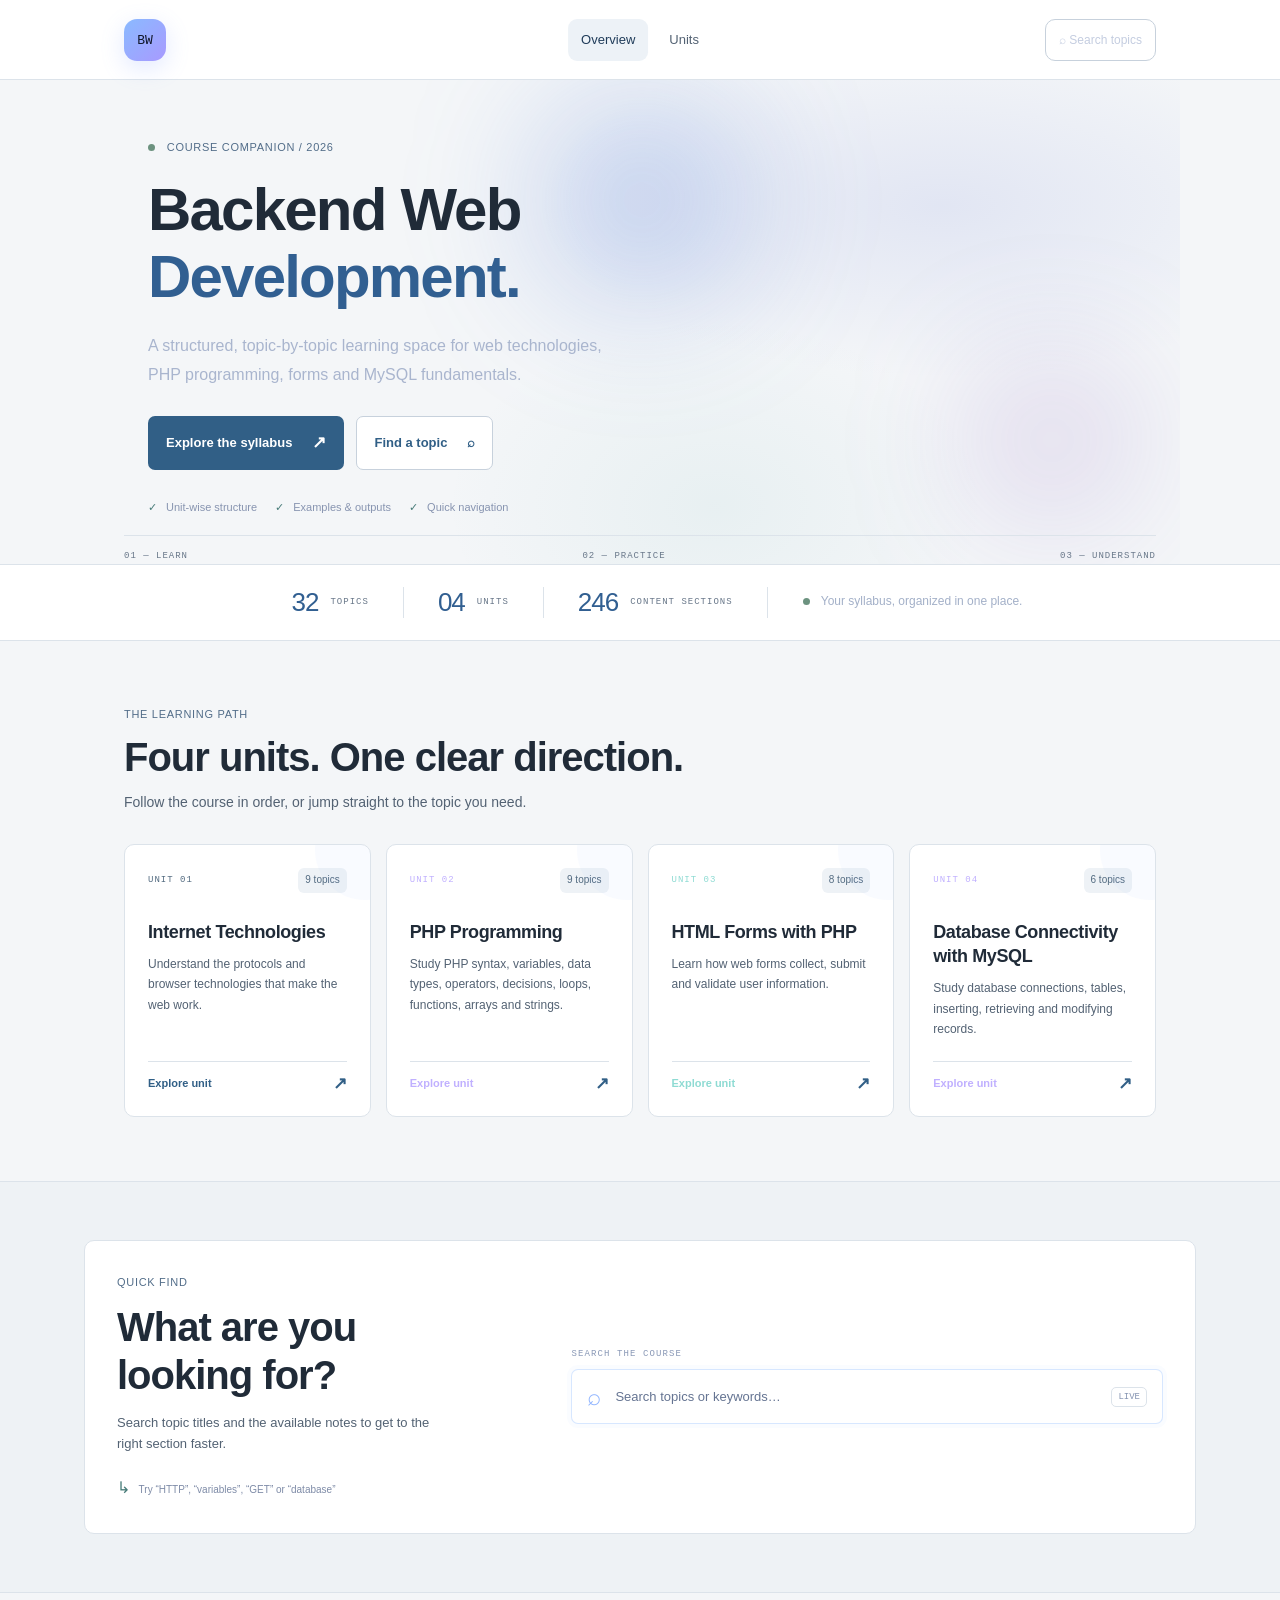
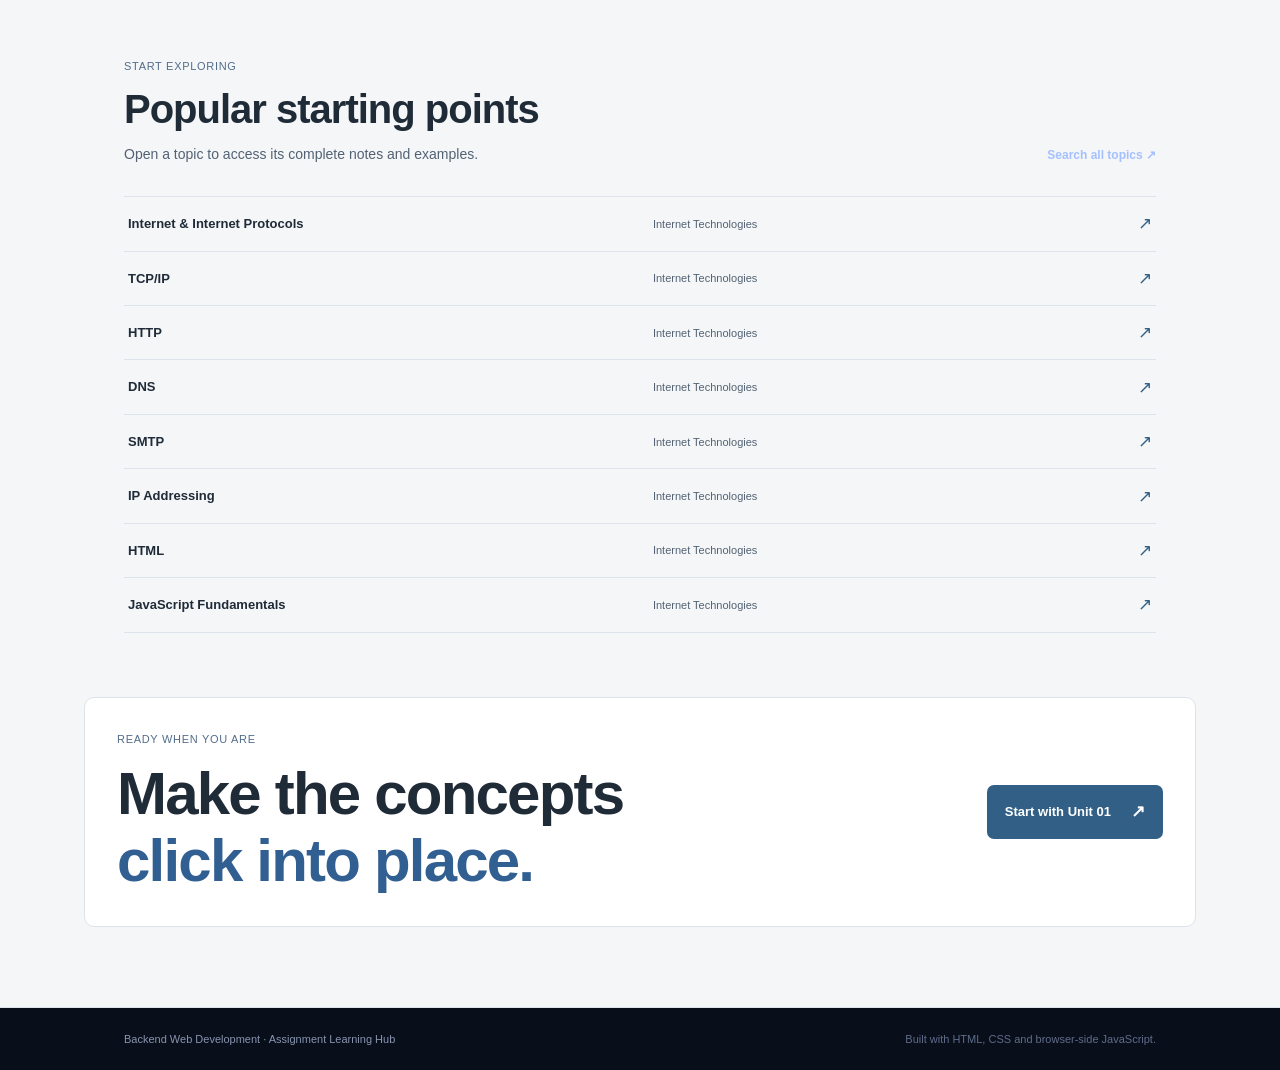
<file: index.html>
<!doctype html>
<html lang="en">
  <head>
    <meta charset="utf-8" />
    <meta name="viewport" content="width=device-width, initial-scale=1" />
    <meta
      name="description"
      content="Syllabus-focused notes for Backend Web Development."
    />
    <meta name="theme-color" content="#0b1020" />
    <title>Backend Web Development | Assignment Hub</title>
    <link rel="stylesheet" href="css/style.css" />
    <script defer src="js/content.js"></script>
    <script defer src="js/data.js"></script>
    <script defer src="js/components.js"></script>
    <script defer src="js/main.js"></script>
  </head>
  <body>
    <main>
      <section class="home-hero">
        <div class="hero-glow glow-one"></div>
        <div class="hero-glow glow-two"></div>
        <div class="hero-content">
          <span class="eyebrow"
            ><span class="live-dot"></span> COURSE COMPANION / 2026</span
          >
          <h1>Backend Web<br /><span>Development.</span></h1>
          <p class="hero-lede">
            A structured, topic-by-topic learning space for web technologies,
            PHP programming, forms and MySQL fundamentals.
          </p>
          <div class="hero-actions">
            <a class="primary-button" href="#units"
              >Explore the syllabus <span>↗</span></a
            ><button class="secondary-button" type="button" data-scroll-search>
              Find a topic <span>⌕</span>
            </button>
          </div>
          <div class="hero-proof">
            <span><i>✓</i> Unit-wise structure</span
            ><span><i>✓</i> Examples & outputs</span
            ><span><i>✓</i> Quick navigation</span>
          </div>
        </div>
        <div class="hero-visual" aria-hidden="true">
          <div class="orbit orbit-a"></div>
          <div class="orbit orbit-b"></div>
          <div class="orbit-core">
            <span class="core-bracket">&lt;/&gt;</span
            ><span class="core-caption">LEARN BY BUILDING</span>
          </div>
          <div class="float-card float-card-top">
            <span class="float-icon">{ }</span
            ><span
              ><b>Web fundamentals</b><small>Start with the basics</small></span
            ><span class="float-check">✓</span>
          </div>
          <div class="float-card float-card-bottom">
            <span class="float-icon purple">▤</span
            ><span
              ><b>Structured notes</b><small>Syllabus notes · 4 units</small></span
            ><span class="float-check">↗</span>
          </div>
          <div class="hero-grid-lines"></div>
        </div>
        <div class="hero-bottom-line">
          <span>01 — LEARN</span><span>02 — PRACTICE</span
          ><span>03 — UNDERSTAND</span>
        </div>
      </section>
      <section class="stats-strip">
        <div class="stat-item">
          <span class="stat-value" id="topic-total">30</span
          ><span class="stat-label">TOPICS</span>
        </div>
        <div class="stat-item">
          <span class="stat-value">04</span
          ><span class="stat-label">UNITS</span>
        </div>
        <div class="stat-item">
          <span class="stat-value" id="section-total">—</span
          ><span class="stat-label">CONTENT SECTIONS</span>
        </div>
        <div class="stat-message">
          <span class="status-pulse"></span> Your syllabus, organized in one
          place.
        </div>
      </section>
      <section class="content-wrap" id="units">
        <div class="section-heading">
          <div class="eyebrow">THE LEARNING PATH</div>
          <h2>Four units. One clear direction.</h2>
          <p>
            Follow the course in order, or jump straight to the topic you need.
          </p>
        </div>
        <div class="unit-grid" id="unit-grid"></div>
      </section>
      <section class="search-section" id="search-area">
        <div class="search-panel">
          <div class="search-copy">
            <span class="eyebrow">QUICK FIND</span>
            <h2>What are you<br />looking for?</h2>
            <p>
              Search topic titles and the available notes to get to the right
              section faster.
            </p>
            <div class="search-hint">
              <span>↳</span> Try “HTTP”, “variables”, “GET” or “database”
            </div>
          </div>
          <div class="search-control">
            <label for="topic-search">SEARCH THE COURSE</label>
            <div class="search-input-wrap">
              <span class="search-icon">⌕</span
              ><input
                id="topic-search"
                type="search"
                placeholder="Search topics or keywords…"
                autocomplete="off"
              /><kbd>LIVE</kbd>
            </div>
            <div
              id="search-results"
              class="search-results"
              aria-live="polite"
            ></div>
          </div>
        </div>
      </section>
      <section class="content-wrap featured-section">
        <div class="section-heading heading-inline">
          <div>
            <div class="eyebrow">START EXPLORING</div>
            <h2>Popular starting points</h2>
            <p>Open a topic to access its complete notes and examples.</p>
          </div>
          <a class="text-link" href="#topic-search" data-scroll-search
            >Search all topics ↗</a
          >
        </div>
        <div class="all-topics" id="all-topics"></div>
      </section>
      <section class="closing-banner">
        <div>
          <span class="eyebrow">READY WHEN YOU ARE</span>
          <h2>Make the concepts<br /><span>click into place.</span></h2>
        </div>
        <a class="primary-button" href="unit.html?unit=01"
          >Start with Unit 01 <span>↗</span></a
        >
      </section>
    </main>
  </body>
</html>
</file>
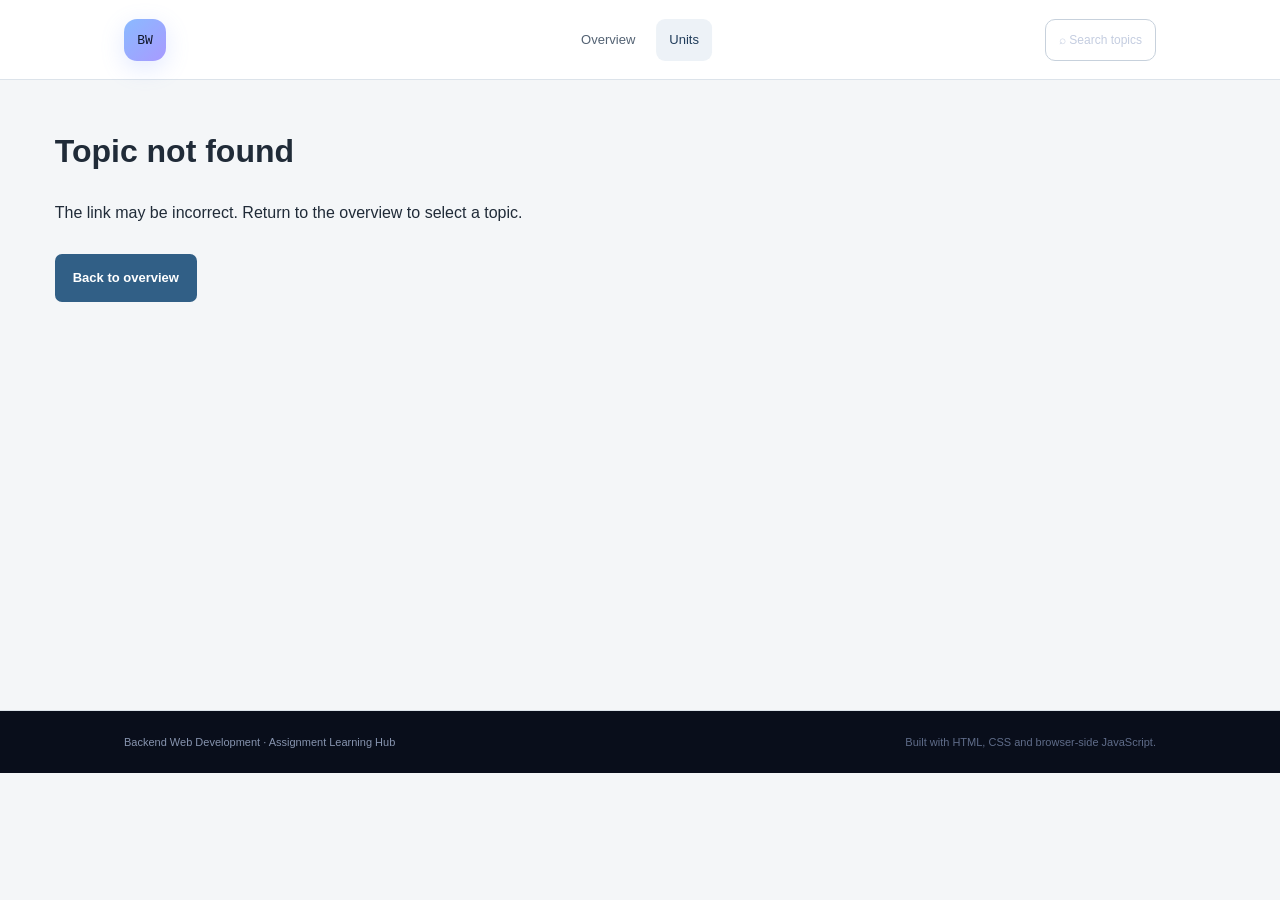
<file: topic.html>
<!doctype html>
<html lang="en">
  <head>
    <meta charset="utf-8" />
    <meta name="viewport" content="width=device-width, initial-scale=1" />
    <meta
      name="description"
      content="Detailed Backend Web Development topic notes, syntax and examples."
    />
    <meta name="theme-color" content="#0b1020" />
    <title>Topic Notes | Backend Web Development</title>
    <link rel="stylesheet" href="css/style.css?v=20261112innergutter5" />
    <script defer src="js/content.js?v=20261112layout3"></script>
    <script defer src="js/data.js?v=20261112layout3"></script>
    <script defer src="js/components.js?v=20261112layout3"></script>
    <script defer src="js/topic.js?v=20261112layout3"></script>
  </head>
  <body>
    <main class="page-main topic-main" id="topic-main"></main>
  </body>
</html>
</file>
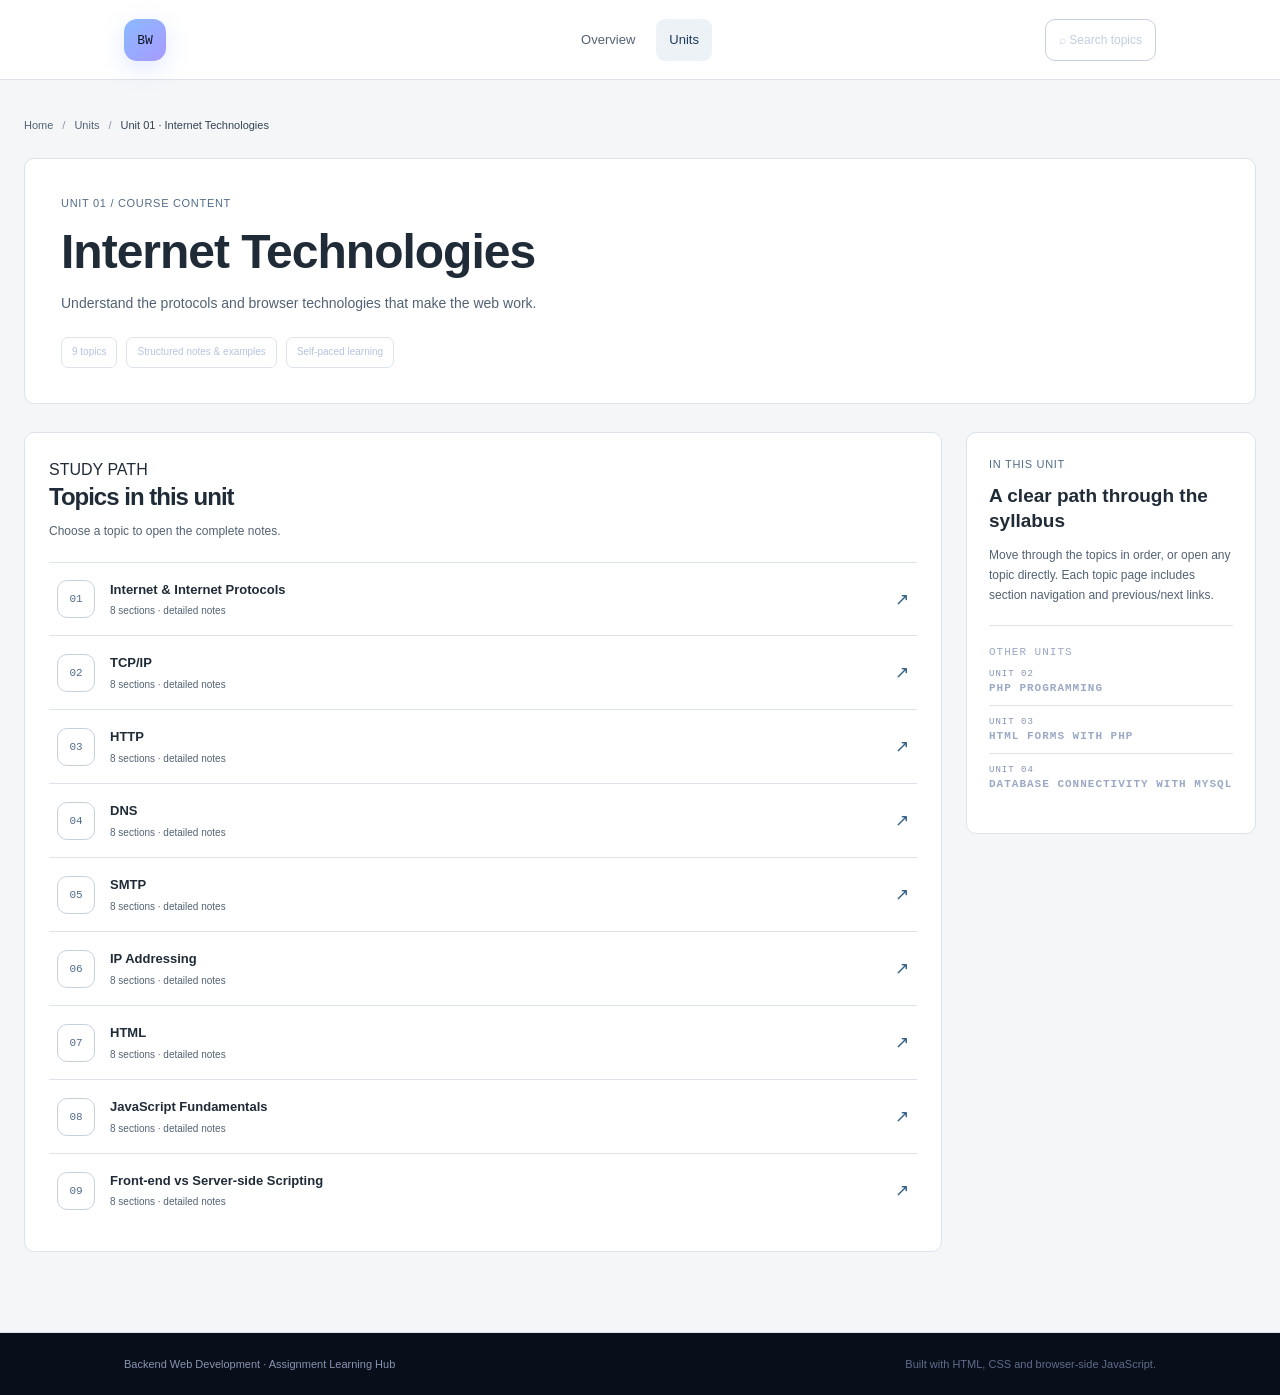
<file: unit.html>
<!doctype html>
<html lang="en">
  <head>
    <meta charset="utf-8" />
    <meta name="viewport" content="width=device-width, initial-scale=1" />
    <meta
      name="description"
      content="Browse unit-wise Backend Web Development topics."
    />
    <meta name="theme-color" content="#0b1020" />
    <title>Course Unit | Backend Web Development</title>
    <link rel="stylesheet" href="css/style.css" />
    <script defer src="js/content.js"></script>
    <script defer src="js/data.js"></script>
    <script defer src="js/components.js"></script>
    <script defer src="js/unit.js"></script>
  </head>
  <body>
    <main class="page-main" id="unit-main"></main>
  </body>
</html>
</file>
<file: css/style.css>
:root {
  --bg: #0b1020;
  --panel: #11182b;
  --panel2: #151e34;
  --panel3: #0e1527;
  --line: rgba(167, 184, 220, 0.14);
  --line2: rgba(167, 184, 220, 0.24);
  --text: #f1f4fc;
  --muted: #9aa7c2;
  --subtle: #667493;
  --blue: #77a9ff;
  --purple: #b09aff;
  --cyan: #7ce5dc;
  --radius: 20px;
  --max: 1160px;
  --mono: "DM Mono", monospace;
  --sans: "DM Sans", sans-serif;
  --display: "Manrope", sans-serif;
}
* {
  box-sizing: border-box;
}
html {
  scroll-behavior: smooth;
  scroll-padding-top: 96px;
}
body {
  margin: 0;
  background: var(--bg);
  color: var(--text);
  font-family: var(--sans);
  font-size: 15px;
  line-height: 1.7;
  -webkit-font-smoothing: antialiased;
}
a {
  color: inherit;
  text-decoration: none;
}
button,
input,
select {
  font: inherit;
}
button,
a,
input,
select {
  -webkit-tap-highlight-color: transparent;
}
a:focus-visible,
button:focus-visible,
input:focus-visible,
select:focus-visible {
  outline: 2px solid var(--cyan);
  outline-offset: 4px;
}
::selection {
  background: #3b4e8b;
  color: white;
}
.site-header {
  height: 76px;
  position: sticky;
  top: 0;
  z-index: 20;
  background: rgba(11, 16, 32, 0.88);
  backdrop-filter: blur(18px);
  border-bottom: 1px solid var(--line);
}
.header-inner {
  height: 100%;
  max-width: var(--max);
  padding: 0 24px;
  margin: auto;
  display: flex;
  align-items: center;
  justify-content: space-between;
  gap: 28px;
}
.brand {
  display: flex;
  align-items: center;
  gap: 11px;
  min-width: 220px;
}
.brand > span:first-child {
  display: grid;
  place-items: center;
  width: 38px;
  height: 38px;
  border-radius: 12px;
  background: linear-gradient(135deg, #6ca7ff, #9b83ff);
  color: #0a1020;
  font-family: var(--mono);
  font-weight: 500;
  font-size: 13px;
  box-shadow: 0 7px 24px #6d91ff28;
}
.brand-name {
  display: flex;
  flex-direction: column;
  line-height: 1.2;
  letter-spacing: -0.2px;
}
.brand-name strong {
  font-family: var(--display);
  font-size: 14px;
}
.brand-name span {
  font-size: 11px;
  color: var(--muted);
  margin-top: 3px;
}
.main-nav {
  display: flex;
  gap: 8px;
  align-items: center;
  justify-self: center;
  position: absolute;
  left: 50%;
  transform: translateX(-50%);
}

.main-nav a {
  color: var(--muted);
  font-size: 13px;
  padding: 8px 13px;
  border-radius: 9px;
  transition: 0.2s;
}

.main-nav a:hover,
.main-nav a.active {
  color: var(--text);
  background: #ffffff0b;
}

.header-search {
  border: 1px solid var(--line2);
  padding: 8px 13px;
  border-radius: 10px;
  color: #c4cde0;
  font-size: 12px;
  white-space: nowrap;
}
.header-search:hover {
  border-color: #759bff88;
}
.home-hero {
  max-width: var(--max);
  min-height: 540px;
  margin: auto;
  padding: 72px 24px 50px;
  padding-left: 48px;
  padding-right: 48px;
  position: relative;
  display: grid;
  grid-template-columns: 1.08fr 0.92fr;
  align-items: center;
  overflow: hidden;
}
.hero-content {
  position: relative;
  z-index: 2;
  padding-bottom: 38px;
}
.eyebrow {
  font-family: var(--mono);
  font-size: 10px;
  letter-spacing: 1.45px;
  color: #92b7ff;
  display: block;
  font-weight: 500;
}
.live-dot,
.status-pulse {
  display: inline-block;
  width: 7px;
  height: 7px;
  background: var(--cyan);
  border-radius: 50%;
  margin-right: 8px;
  box-shadow: 0 0 12px #7ce5dc66;
}
.home-hero h1,
.closing-banner h2 {
  font-family: var(--display);
  font-size: clamp(46px, 6vw, 76px);
  line-height: 1.08;
  letter-spacing: -4px;
  margin: 20px 0 20px;
  font-weight: 700;
}
.home-hero h1 span,
.closing-banner h2 span {
  background: linear-gradient(100deg, #80b6ff 5%, #b09aff 65%, #8ee8e1);
  -webkit-background-clip: text;
  background-clip: text;
  color: transparent;
}
.hero-lede {
  max-width: 480px;
  color: #a9b5ce;
  font-size: 16px;
  line-height: 1.85;
  margin: 0 0 26px;
}
.hero-actions {
  display: flex;
  gap: 12px;
  flex-wrap: wrap;
}
.primary-button,
.secondary-button {
  display: inline-flex;
  align-items: center;
  justify-content: center;
  gap: 20px;
  border: 1px solid transparent;
  border-radius: 11px;
  padding: 12px 17px;
  font-weight: 700;
  font-size: 13px;
  cursor: pointer;
  transition:
    transform 0.2s,
    border-color 0.2s,
    background 0.2s;
}
.primary-button {
  background: linear-gradient(110deg, #8dbdff, #b4a1ff);
  color: #0b1120;
  box-shadow: 0 9px 28px #809dff24;
}
.primary-button:hover,
.secondary-button:hover {
  transform: translateY(-2px);
}
.secondary-button {
  color: var(--text);
  background: #ffffff06;
  border-color: var(--line2);
}
.hero-proof {
  display: flex;
  flex-wrap: wrap;
  gap: 18px;
  margin-top: 28px;
  color: #8794b0;
  font-size: 11px;
}
.hero-proof i {
  font-style: normal;
  color: var(--cyan);
  margin-right: 6px;
}
.hero-visual {
  height: 390px;
  position: relative;
  display: grid;
  place-items: center;
}
.hero-grid-lines {
  position: absolute;
  inset: 4% 0;
  background-image:
    linear-gradient(#8aa8ff0a 1px, transparent 1px),
    linear-gradient(90deg, #8aa8ff0a 1px, transparent 1px);
  background-size: 27px 27px;
  mask-image: radial-gradient(ellipse, black 15%, transparent 72%);
  z-index: 0;
}
.hero-glow {
  position: absolute;
  border-radius: 50%;
  filter: blur(65px);
  pointer-events: none;
}
.glow-one {
  width: 220px;
  height: 220px;
  background: #3857bd30;
  top: 2%;
  left: 40%;
}
.glow-two {
  width: 170px;
  height: 170px;
  background: #7753be25;
  bottom: 8%;
  right: 4%;
}
.orbit {
  position: absolute;
  border: 1px solid #94aaff20;
  border-radius: 50%;
  transform: rotate(-24deg);
}
.orbit-a {
  width: 310px;
  height: 310px;
}
.orbit-b {
  width: 390px;
  height: 230px;
  transform: rotate(34deg);
  border-color: #9e9cff1c;
}
.orbit-core {
  width: 170px;
  height: 170px;
  position: relative;
  z-index: 1;
  border-radius: 50%;
  border: 1px solid #a8baff48;
  background: radial-gradient(circle at 40% 30%, #24375a, #121a30 70%);
  box-shadow:
    0 0 70px #6689ff1b,
    inset 0 0 40px #6689ff14;
  display: flex;
  flex-direction: column;
  align-items: center;
  justify-content: center;
  gap: 9px;
}
.core-bracket {
  font-family: var(--mono);
  font-size: 40px;
  color: #9ec4ff;
  text-shadow: 0 0 24px #719dff80;
}
.core-caption {
  font: 9px var(--mono);
  letter-spacing: 1.1px;
  color: #8394b8;
}
.float-card {
  position: absolute;
  z-index: 3;
  display: flex;
  align-items: center;
  gap: 11px;
  padding: 12px 14px;
  background: #151e32ef;
  border: 1px solid #a7b9e626;
  box-shadow: 0 14px 40px #0003;
  border-radius: 13px;
  min-width: 235px;
}
.float-card-top {
  top: 50px;
  right: -4px;
}
.float-card-bottom {
  bottom: 45px;
  left: -2px;
}
.float-icon {
  width: 34px;
  height: 34px;
  border-radius: 10px;
  background: #6d9cff1d;
  display: grid;
  place-items: center;
  color: #9ec3ff;
  font-family: var(--mono);
  font-size: 14px;
}
.float-icon.purple {
  color: #c3a9ff;
  background: #a48bff1b;
}
.float-card b,
.float-card small {
  display: block;
}
.float-card b {
  font-size: 11px;
  font-weight: 600;
}
.float-card small {
  font-size: 10px;
  color: var(--muted);
  margin-top: 3px;
}
.float-check {
  margin-left: auto;
  color: var(--cyan);
  font-size: 13px;
}
.hero-bottom-line {
  position: absolute;
  bottom: 0;
  left: 24px;
  right: 24px;
  border-top: 1px solid var(--line);
  display: flex;
  justify-content: space-between;
  padding-top: 15px;
  color: #667493;
  font: 9px var(--mono);
  letter-spacing: 1px;
}
.stats-strip {
  border-top: 1px solid var(--line);
  border-bottom: 1px solid var(--line);
  background: #0e1425;
  display: flex;
  align-items: center;
  justify-content: center;
  gap: 0;
  padding: 22px 24px;
}
.stat-item {
  display: flex;
  align-items: center;
  gap: 12px;
  padding: 0 34px;
  border-right: 1px solid var(--line);
}
.stat-value {
  font: 26px var(--display);
  letter-spacing: -1px;
}
.stat-label {
  font: 9px var(--mono);
  letter-spacing: 1px;
  color: var(--subtle);
}
.stat-message {
  padding-left: 35px;
  color: #a3b0c8;
  font-size: 12px;
}
.content-wrap {
  max-width: var(--max);
  margin: 0 auto;
  padding-left: 40px;
  padding-right: 40px;
  padding: 78px 24px;
}
.section-heading {
  margin-bottom: 30px;
}
.section-heading .eyebrow {
  margin-bottom: 10px;
}
.section-heading h2,
.search-copy h2 {
  font-family: var(--display);
  font-size: clamp(28px, 3.2vw, 40px);
  line-height: 1.2;
  letter-spacing: -1.5px;
  margin: 0 0 10px;
}
.section-heading p {
  margin: 0;
  color: var(--muted);
  font-size: 14px;
}
.unit-grid {
  display: grid;
  grid-template-columns: repeat(4, minmax(0, 1fr));
  gap: 15px;
}
.unit-card {
  min-height: 255px;
  padding: 20px 19px 18px;
  border: 1px solid var(--line);
  border-radius: 16px;
  background: linear-gradient(145deg, #151e33, #101729 85%);
  display: flex;
  flex-direction: column;
  transition:
    transform 0.22s,
    border-color 0.22s,
    background 0.22s;
  position: relative;
  overflow: hidden;
}
.unit-card:before {
  content: "";
  position: absolute;
  width: 100px;
  height: 100px;
  right: -45px;
  top: -45px;
  border-radius: 50%;
  background: #6e9fff0b;
  transition: transform 0.25s;
}
.unit-card:hover {
  transform: translateY(-5px);
  border-color: #83a9ff66;
  background: linear-gradient(145deg, #192540, #11182b);
}
.unit-card:hover:before {
  transform: scale(1.7);
}
.unit-card-top {
  display: flex;
  align-items: center;
  justify-content: space-between;
  gap: 8px;
  margin-bottom: 27px;
}
.unit-number {
  font: 9px var(--mono);
  letter-spacing: 1px;
  color: #9bbaff;
}
.unit-count {
  font-size: 10px;
  color: #8492b0;
  background: #ffffff08;
  padding: 4px 7px;
  border-radius: 6px;
}
.unit-card h3 {
  font-family: var(--display);
  font-size: 18px;
  line-height: 1.35;
  letter-spacing: -0.4px;
  margin: 0 0 10px;
  position: relative;
}
.unit-card p {
  color: var(--muted);
  font-size: 12px;
  line-height: 1.7;
  margin: 0 0 22px;
}
.unit-card-bottom {
  margin-top: auto;
  padding-top: 12px;
  border-top: 1px solid var(--line);
  display: flex;
  justify-content: space-between;
  align-items: center;
  color: #a9c4ff;
  font-size: 11px;
  font-weight: 600;
}
.arrow {
  font-size: 17px;
  line-height: 1;
  color: #8fb5ff;
}
.search-section {
  background: #0e1425;
  border-top: 1px solid var(--line);
  border-bottom: 1px solid var(--line);
  padding: 58px 24px;
}
.search-panel {
  max-width: 1112px;
  margin: auto;
  display: grid;
  grid-template-columns: 0.8fr 1.2fr;
  gap: 60px;
  align-items: center;
}
.search-copy h2 {
  margin: 12px 0;
}
.search-copy p {
  color: var(--muted);
  font-size: 13px;
  max-width: 330px;
}
.search-hint {
  color: #7e8ba7;
  font-size: 10px;
  margin-top: 20px;
}
.search-hint span {
  color: var(--cyan);
  font-size: 16px;
  margin-right: 6px;
}
.search-control label {
  display: block;
  color: #8998b6;
  font: 9px var(--mono);
  letter-spacing: 1.1px;
  margin-bottom: 10px;
}
.search-input-wrap {
  height: 55px;
  display: flex;
  align-items: center;
  gap: 12px;
  padding: 0 15px;
  border: 1px solid #8aa9ff38;
  border-radius: 12px;
  background: #151e32;
  box-shadow: 0 0 0 4px #6c8fff08;
}
.search-icon {
  font-size: 24px;
  color: #91b5ff;
}
.search-input-wrap input {
  flex: 1;
  min-width: 0;
  background: transparent;
  border: 0;
  outline: 0;
  color: var(--text);
  font-size: 13px;
}
.search-input-wrap input::placeholder {
  color: #657492;
}
.search-input-wrap kbd {
  font: 9px var(--mono);
  color: #8493b1;
  background: #ffffff08;
  border: 1px solid var(--line);
  padding: 4px 6px;
  border-radius: 5px;
}
.search-results {
  display: none;
  margin-top: 10px;
  border: 1px solid var(--line);
  border-radius: 12px;
  background: #111a2e;
  overflow: hidden;
  max-height: 360px;
  overflow-y: auto;
}
.search-results.visible {
  display: block;
}
.search-result {
  display: flex;
  align-items: center;
  justify-content: space-between;
  gap: 15px;
  padding: 12px 15px;
  border-bottom: 1px solid var(--line);
}
.search-result:last-child {
  border-bottom: 0;
}
.search-result:hover {
  background: #ffffff07;
}
.search-result-copy strong,
.search-result-copy small {
  display: block;
}
.search-result-copy strong {
  font-size: 12px;
}
.search-result-copy small {
  font-size: 10px;
  color: var(--muted);
  margin-top: 3px;
}
.no-results {
  padding: 12px 15px;
  color: var(--muted);
  font-size: 12px;
}
.featured-section {
  padding-top: 75px;
  padding-bottom: 75px;
}
.heading-inline {
  display: flex;
  align-items: flex-end;
  justify-content: space-between;
  gap: 24px;
}
.text-link {
  color: #a5c0ff;
  font-size: 12px;
  font-weight: 600;
  white-space: nowrap;
}
.text-link:hover {
  color: #d5e2ff;
}
.all-topics {
  border-top: 1px solid var(--line);
}
.topic-row {
  display: grid;
  grid-template-columns: 1.1fr 1fr 20px;
  gap: 20px;
  align-items: center;
  padding: 16px 4px;
  border-bottom: 1px solid var(--line);
  transition: padding 0.2s;
}
.topic-row:hover {
  padding-left: 10px;
}
.topic-row-title {
  font-weight: 600;
  font-size: 13px;
}
.topic-row-meta {
  color: var(--muted);
  font-size: 11px;
}
.topic-row .arrow {
  justify-self: end;
}
.closing-banner {
  max-width: 1112px;
  margin: 0 auto 80px;
  padding: 34px 38px;
  border: 1px solid #9cafff2a;
  border-radius: 20px;
  background:
    radial-gradient(ellipse at 75% 10%, #7c72ff1c, transparent 42%),
    linear-gradient(110deg, #141e34, #101729);
  display: flex;
  align-items: center;
  justify-content: space-between;
  gap: 30px;
}
.closing-banner h2 {
  font-size: 34px;
  letter-spacing: -1.6px;
  margin: 12px 0 0;
}
.site-footer {
  border-top: 1px solid var(--line);
  background: #090e1b;
}
.footer-inner {
  max-width: var(--max);
  margin: auto;
  padding: 22px 24px;
  display: flex;
  justify-content: space-between;
  gap: 20px;
  flex-wrap: wrap;
}
.footer-inner p {
  margin: 0;
  font-size: 11px;
  color: #8794af;
}
.footer-inner .footer-note {
  color: #5f6c89;
}
.page-main {
  max-width: var(--max);
  margin: auto;
  min-height: 70vh;
  padding: 28px 24px 80px;
}
.breadcrumbs {
  display: flex;
  align-items: center;
  gap: 9px;
  flex-wrap: wrap;
  color: #7f8ca8;
  font-size: 11px;
  margin: 8px 0 24px;
}
.breadcrumbs a:hover {
  color: #b8ceff;
}
.crumb-separator {
  color: #45516c;
}
.crumb-current {
  color: #dce5f9;
}
.unit-hero {
  padding: 35px 36px;
  border: 1px solid var(--line);
  border-radius: 18px;
  background:
    radial-gradient(ellipse at 85% 0%, #7d83ff18, transparent 42%),
    linear-gradient(120deg, #151f35, #111729);
  margin-bottom: 28px;
}
.unit-hero h1,
.topic-hero h1 {
  font: 700 clamp(32px, 4vw, 48px)/1.16 var(--display);
  letter-spacing: -1.8px;
  margin: 12px 0;
}
.unit-hero > p {
  color: var(--muted);
  max-width: 680px;
  margin: 0;
  font-size: 14px;
}
.unit-stats {
  display: flex;
  gap: 9px;
  flex-wrap: wrap;
  margin-top: 22px;
}
.unit-stats span {
  font-size: 10px;
  color: #b7c4df;
  background: #ffffff07;
  border: 1px solid var(--line);
  padding: 6px 10px;
  border-radius: 7px;
}
.unit-layout {
  display: grid;
  grid-template-columns: minmax(0, 1fr) 290px;
  gap: 24px;
  align-items: start;
}
.topic-list-panel,
.unit-aside,
.sidebar-card {
  border: 1px solid var(--line);
  border-radius: 16px;
  background: #101729;
}
.topic-list-panel {
  padding: 24px;
}
.topic-list-panel .section-heading {
  margin-bottom: 20px;
}
.topic-list-panel .section-heading h2 {
  font-size: 24px;
}
.topic-list-panel .section-heading p {
  font-size: 12px;
}
.topic-list-item {
  display: flex;
  align-items: center;
  gap: 15px;
  padding: 16px 8px;
  border-top: 1px solid var(--line);
  transition: background 0.18s;
}
.topic-list-item:hover {
  background: #ffffff05;
}
.topic-index {
  display: grid;
  place-items: center;
  width: 38px;
  height: 38px;
  flex-shrink: 0;
  border: 1px solid var(--line2);
  border-radius: 10px;
  color: #9bbaff;
  font: 11px var(--mono);
}
.topic-list-copy {
  flex: 1;
  min-width: 0;
}
.topic-list-copy strong,
.topic-list-copy small {
  display: block;
}
.topic-list-copy strong {
  font-size: 13px;
  font-weight: 600;
}
.topic-list-copy small {
  font-size: 10px;
  color: var(--muted);
  margin-top: 3px;
}
.unit-aside {
  padding: 22px;
  position: sticky;
  top: 98px;
}
.unit-aside h3 {
  font: 600 19px/1.35 var(--display);
  margin: 10px 0;
}
.unit-aside p {
  color: var(--muted);
  font-size: 12px;
}
.aside-divider {
  height: 1px;
  background: var(--line);
  margin: 20px 0;
}
.unit-aside h4 {
  font: 11px var(--mono);
  color: #9ba9c5;
  text-transform: uppercase;
  letter-spacing: 1px;
  margin: 0 0 10px;
}
.other-unit {
  display: block;
  padding: 11px 0;
  border-bottom: 1px solid var(--line);
}
.other-unit:last-child {
  border-bottom: 0;
}
.other-unit span,
.other-unit strong {
  display: block;
}
.other-unit span {
  color: #8594b3;
  font: 9px var(--mono);
  margin-bottom: 3px;
}
.other-unit strong {
  font-size: 11px;
  font-weight: 600;
}
.topic-main {
  max-width: 1280px;
}
.topic-page-grid {
  display: grid;
  grid-template-columns: minmax(0, 1fr) 270px;
  gap: 30px;
  align-items: start;
}
.topic-article {
  min-width: 0;
}
.topic-hero {
  padding: 28px 0 26px;
  border-bottom: 1px solid var(--line);
}
.topic-hero h1 {
  max-width: 850px;
}
.topic-intro {
  color: #aab6ce;
  font-size: 14px;
  line-height: 1.9;
  max-width: 850px;
}
.topic-meta {
  display: flex;
  gap: 9px;
  flex-wrap: wrap;
  margin-top: 18px;
}
.topic-meta span {
  font-size: 10px;
  color: #aab9d6;
  background: #ffffff07;
  border: 1px solid var(--line);
  padding: 5px 9px;
  border-radius: 6px;
}
.mobile-toc {
  display: none;
}
.topic-sidebar {
  position: sticky;
  top: 98px;
  display: grid;
  gap: 14px;
}
.sidebar-card {
  padding: 18px;
}
.sidebar-card h3 {
  font: 600 15px var(--display);
  margin: 7px 0 13px;
}
.toc-list {
  display: grid;
  gap: 2px;
  max-height: 65vh;
  overflow: auto;
}
.toc-link {
  display: grid;
  grid-template-columns: 25px 1fr;
  gap: 7px;
  padding: 7px 8px;
  border-radius: 7px;
  font-size: 10px;
  color: #8e9bb7;
  line-height: 1.45;
}
.toc-link span:first-child {
  font: 9px var(--mono);
  color: #62718f;
  padding-top: 1px;
}
.toc-link:hover,
.toc-link.current {
  background: #ffffff08;
  color: #dce6fc;
}
.toc-link.current span:first-child {
  color: #91b9ff;
}
.related-card p {
  color: var(--muted);
  font-size: 11px;
}
.content-section {
  padding: 28px 0 30px;
  border-bottom: 1px solid var(--line);
  scroll-margin-top: 92px;
}
.content-section-heading {
  display: flex;
  align-items: flex-start;
  gap: 13px;
  margin-bottom: 15px;
}
.section-number {
  font: 10px var(--mono);
  color: #93b8ff;
  border: 1px solid #8dafff38;
  background: #7ca5ff0c;
  border-radius: 7px;
  padding: 5px 7px;
  margin-top: 3px;
  white-space: nowrap;
}
.content-section h2 {
  font: 650 22px/1.35 var(--display);
  letter-spacing: -0.55px;
  margin: 0;
}
.content-paragraph {
  color: #b0bdd4;
  font-size: 13px;
  line-height: 1.95;
  margin: 0 0 13px;
  white-space: pre-line;
  overflow-wrap: anywhere;
}
.content-paragraph:last-child {
  margin-bottom: 0;
}
.syntax-panel {
  margin: 18px 0;
  padding: 15px 17px;
  border: 1px solid #81a8ff25;
  border-radius: 11px;
  background: #111d32;
  display: grid;
  gap: 8px;
}
.syntax-label,
.output-label,
.note-label {
  font: 9px var(--mono);
  letter-spacing: 1.1px;
  color: #8fb5ff;
}
.syntax-line {
  display: block;
  color: #d0dcf5;
  font: 12px/1.7 var(--mono);
  white-space: pre-wrap;
  overflow-wrap: anywhere;
}
.table-wrap {
  overflow: auto;
  margin: 18px 0;
  border: 1px solid var(--line);
  border-radius: 10px;
}
.content-table {
  width: 100%;
  border-collapse: collapse;
  font-size: 12px;
  min-width: 400px;
}
.content-table th {
  text-align: left;
  color: #c6d4f0;
  font-size: 10px;
  letter-spacing: 0.4px;
  background: #19243a;
}
.content-table th,
.content-table td {
  padding: 12px 14px;
  border-bottom: 1px solid var(--line);
  vertical-align: top;
}
.content-table td {
  color: #aebbd2;
}
.content-table tr:last-child td {
  border-bottom: 0;
}
.table-term {
  color: #dce5f8 !important;
  font-weight: 600;
}
.examples-stack {
  display: grid;
  gap: 17px;
  margin-top: 18px;
}
.example-block {
  border: 1px solid var(--line);
  border-radius: 12px;
  overflow: hidden;
  background: #0e1525;
}
.example-title {
  font-size: 13px;
  font-weight: 600;
  margin: 0;
  padding: 13px 15px;
  border-bottom: 1px solid var(--line);
  background: #ffffff03;
}
.code-card {
  min-width: 0;
}
.code-toolbar {
  display: flex;
  justify-content: space-between;
  align-items: center;
  padding: 8px 13px;
  border-bottom: 1px solid #ffffff0a;
  background: #111b2e;
}
.code-language {
  font: 9px var(--mono);
  color: #8fa1c3;
}
.copy-button {
  background: #ffffff08;
  border: 1px solid var(--line2);
  border-radius: 6px;
  color: #c0cee8;
  font-size: 10px;
  padding: 5px 8px;
  cursor: pointer;
}
.copy-button:hover {
  background: #ffffff12;
}
.code-content,
.output-content {
  margin: 0;
  padding: 15px;
  overflow: auto;
  white-space: pre-wrap;
  overflow-wrap: anywhere;
  tab-size: 2;
  font: 11px/1.8 var(--mono);
  color: #c5d7fa;
  background: #0b1220;
}
.output-panel {
  border-top: 1px solid var(--line);
  background: #101c2d;
}
.output-label {
  display: block;
  padding: 11px 15px 0;
  color: #82d8ca;
}
.output-content {
  background: transparent;
  color: #b5dcd5;
  padding-top: 6px;
}
.note-section {
  padding: 22px;
  margin-top: 24px;
  border: 1px solid #82e3d22a;
  border-radius: 13px;
  background: #10232133;
}
.note-section .note-label {
  display: block;
  margin-bottom: 12px;
  color: #7ce5dc;
}
.note-section .content-section-heading {
  display: none;
}
.note-section .content-paragraph {
  color: #bdd7d3;
}
.topic-pager {
  display: grid;
  grid-template-columns: 1fr 1fr;
  gap: 14px;
  padding-top: 24px;
}
.pager-link,
.pager-spacer {
  min-height: 83px;
  border: 1px solid var(--line);
  border-radius: 11px;
  padding: 14px;
  display: flex;
  flex-direction: column;
  justify-content: center;
  gap: 6px;
}
.pager-link:hover {
  border-color: #86aaff66;
  background: #ffffff04;
}
.pager-link small {
  font: 9px var(--mono);
  letter-spacing: 0.8px;
  color: #8ea6d7;
}
.pager-link strong {
  font-size: 12px;
  line-height: 1.45;
}
.pager-link.next {
  text-align: right;
  align-items: flex-end;
}
.pager-spacer {
  font-size: 10px;
  color: var(--subtle);
}
.primary-button span {
  font-size: 17px;
}
.copy-fallback {
  position: fixed;
  left: -9999px;
}
.page-main > .primary-button {
  margin-top: 12px;
}
@media (max-width: 1000px) {
  .unit-grid {
    grid-template-columns: repeat(2, minmax(0, 1fr));
  }
  .home-hero {
    grid-template-columns: 1fr 0.8fr;
    gap: 10px;
  }
  .home-hero h1 {
    font-size: 60px;
  }
  .hero-visual {
    transform: scale(0.9);
  }
  .unit-layout {
    grid-template-columns: minmax(0, 1fr) 250px;
  }
  .topic-page-grid {
    grid-template-columns: minmax(0, 1fr) 230px;
    gap: 20px;
  }
  .search-panel {
    gap: 35px;
  }
  .closing-banner {
    margin-left: 24px;
    margin-right: 24px;
  }
}
@media (max-width: 760px) {
  .site-header {
    height: 66px;
  }
  .header-inner {
    padding: 0 17px;
    gap: 12px;
  }
  .brand {
    min-width: 0;
  }
  .brand-name span {
    display: none;
  }
  .main-nav {
    margin-left: auto;
  }
  .main-nav a {
    padding: 7px 9px;
    font-size: 12px;
  }
  .header-search {
    font-size: 0;
    padding: 8px 10px;
  }
  .header-search::first-letter {
    font-size: 14px;
  }
  .home-hero {
    display: block;
    padding: 58px 22px 48px;
    min-height: unset;
  }
  .hero-content {
    padding-bottom: 20px;
  }
  .home-hero h1 {
    font-size: clamp(47px, 11vw, 68px);
    letter-spacing: -2.8px;
  }
  .hero-lede {
    font-size: 14px;
  }
  .hero-visual {
    height: 290px;
    transform: scale(0.88);
    margin-top: -6px;
  }
  .float-card-top {
    right: 0;
    top: 20px;
  }
  .float-card-bottom {
    left: 0;
    bottom: 17px;
  }
  .hero-bottom-line {
    left: 22px;
    right: 22px;
    font-size: 8px;
  }
  .stats-strip {
    justify-content: space-around;
    flex-wrap: wrap;
    gap: 14px;
    padding: 20px 10px;
  }
  .stat-item {
    padding: 0 10px;
    gap: 7px;
  }
  .stat-value {
    font-size: 22px;
  }
  .stat-label {
    font-size: 8px;
  }
  .stat-message {
    width: 100%;
    padding: 5px 0 0;
    text-align: center;
    font-size: 11px;
  }
  .content-wrap {
    padding: 58px 20px;
  }
  .section-heading h2,
  .search-copy h2 {
    font-size: 30px;
  }
  .unit-grid {
    gap: 11px;
  }
  .unit-card {
    min-height: 245px;
    padding: 16px 14px;
  }
  .unit-card h3 {
    font-size: 16px;
  }
  .unit-card p {
    font-size: 11px;
  }
  .unit-card-top {
    margin-bottom: 22px;
    align-items: flex-start;
    flex-direction: column;
  }
  .search-section {
    padding: 42px 20px;
  }
  .search-panel {
    grid-template-columns: 1fr;
    gap: 20px;
  }
  .search-copy p {
    max-width: 480px;
  }
  .search-hint {
    margin-top: 10px;
  }
  .heading-inline {
    align-items: flex-start;
    flex-direction: column;
    gap: 10px;
  }
  .topic-row {
    grid-template-columns: 1fr 20px;
    gap: 7px;
  }
  .topic-row-meta {
    grid-column: 1;
    grid-row: 2;
  }
  .topic-row .arrow {
    grid-column: 2;
    grid-row: 1/3;
  }
  .closing-banner {
    margin: 0 20px 55px;
    padding: 25px;
    align-items: flex-start;
    flex-direction: column;
  }
  .closing-banner h2 {
    font-size: 30px;
  }
  .footer-inner {
    padding: 20px;
    flex-direction: column;
    gap: 5px;
  }
  .page-main {
    padding: 20px 17px 55px;
  }
  .unit-hero {
    padding: 26px 22px;
  }
  .unit-hero h1,
  .topic-hero h1 {
    font-size: 34px;
  }
  .unit-layout {
    grid-template-columns: 1fr;
  }
  .unit-aside {
    position: static;
  }
  .topic-page-grid {
    grid-template-columns: 1fr;
  }
  .topic-sidebar {
    display: none;
  }
  .topic-hero {
    padding-top: 18px;
  }
  .topic-intro {
    font-size: 13px;
  }
  .mobile-toc {
    display: grid;
    grid-template-columns: 1fr;
    gap: 7px;
    margin-top: 20px;
    padding: 12px;
    border: 1px solid var(--line);
    border-radius: 10px;
    background: #11182a;
  }
  .mobile-toc label {
    font: 9px var(--mono);
    color: #8ea9df;
    letter-spacing: 1px;
  }
  .mobile-toc select {
    width: 100%;
    background: #0c1323;
    color: var(--text);
    border: 1px solid var(--line2);
    border-radius: 7px;
    padding: 10px;
    font-size: 12px;
  }
  .content-section {
    padding: 24px 0;
  }
  .content-section h2 {
    font-size: 20px;
  }
  .content-paragraph {
    font-size: 12.5px;
  }
  .topic-pager {
    gap: 8px;
  }
  .pager-link,
  .pager-spacer {
    padding: 11px;
    min-height: 80px;
  }
  .pager-link strong {
    font-size: 10px;
  }
  .unit-stats {
    gap: 6px;
  }
  .unit-stats span {
    font-size: 9px;
  }
}
@media (max-width: 420px) {
  .brand > span:first-child {
    width: 33px;
    height: 33px;
  }
  .brand-name strong {
    font-size: 12px;
  }
  .main-nav a {
    font-size: 11px;
    padding: 6px;
  }
  .hero-actions {
    gap: 8px;
  }
  .primary-button,
  .secondary-button {
    padding: 11px 12px;
    font-size: 11px;
    gap: 10px;
  }
  .hero-proof {
    gap: 10px;
  }
  .hero-visual {
    margin-left: -15px;
    margin-right: -15px;
    transform: scale(0.8);
  }
  .unit-grid {
    grid-template-columns: 1fr;
  }
  .unit-card {
    min-height: 205px;
  }
  .unit-card-top {
    flex-direction: row;
    margin-bottom: 16px;
  }
  .unit-card h3 {
    font-size: 18px;
  }
  .unit-card p {
    font-size: 12px;
  }
  .topic-list-panel {
    padding: 17px;
  }
  .topic-list-item {
    gap: 10px;
  }
  .topic-index {
    width: 32px;
    height: 32px;
  }
  .topic-list-copy strong {
    font-size: 12px;
  }
  .topic-pager {
    grid-template-columns: 1fr;
  }
  .pager-link.next {
    text-align: left;
    align-items: flex-start;
  }
  .stat-item {
    padding: 0 6px;
  }
  .stat-label {
    letter-spacing: 0.3px;
  }
}
@media (prefers-reduced-motion: reduce) {
  *,
  *::before,
  *::after {
    scroll-behavior: auto !important;
    transition: none !important;
    animation: none !important;
  }
}

/* === Visual refinement patch: header, hero spacing, and restrained color system === */
:root {
  --bg: #0b1020;
  --panel: #121a2b;
  --panel2: #19243a;
  --panel3: #101827;
  --line: rgba(161, 180, 216, 0.16);
  --line2: rgba(161, 180, 216, 0.28);
  --text: #f3f5fb;
  --muted: #a6b2c9;
  --subtle: #7d8ba8;
  --blue: #82b4ff;
  --purple: #b5a0ff;
  --cyan: #82ddd2;
}

/* The brand is rendered as plain text by components.js, not as a logo span. */
.site-header {
  height: 80px;
}
.header-inner {
  gap: 34px;
}
.brand {
  min-width: 245px;
  flex: 0 0 245px;
  display: flex;
  align-items: center;
  gap: 12px;
  font-size: 0;
  white-space: nowrap;
}
.brand::before {
  content: "BW";
  flex: 0 0 42px;
  width: 42px;
  height: 42px;
  display: grid;
  place-items: center;
  border-radius: 13px;
  background: linear-gradient(135deg, #8abaff 0%, #a89aff 100%);
  color: #101629;
  font: 500 13px/1 var(--mono);
  box-shadow: 0 7px 24px rgba(109, 145, 255, 0.2);
}
.brand-name {
  min-width: 0;
  display: flex;
  flex-direction: column;
  line-height: 1.25;
  letter-spacing: -0.2px;
  white-space: normal;
}
.brand-name strong {
  font-size: 14px;
  line-height: 1.25;
}
.brand-name span {
  font-size: 11px;
  line-height: 1.35;
  margin-top: 2px;
}
.main-nav {
  flex: 0 0 auto;
}
.header-search {
  margin-left: auto;
}

/* Give the hero enough vertical room so its lower marker never collides with stats. */
.home-hero {
  min-height: 590px;
  padding-top: 76px;
  padding-bottom: 76px;
  overflow: hidden;
}
.hero-content {
  padding-bottom: 24px;
}
.hero-visual {
  height: 410px;
}
.hero-bottom-line {
  bottom: 0;
  padding-top: 15px;
  padding-bottom: 3px;
}
.stats-strip {
  position: relative;
  z-index: 1;
  background: linear-gradient(110deg, #101a2c 0%, #14172d 54%, #102329 100%);
}

/* A controlled three-color palette: cool blue, muted violet, and soft teal. */
.home-hero {
  background:
    radial-gradient(
      ellipse at 78% 26%,
      rgba(91, 112, 208, 0.12),
      transparent 34%
    ),
    radial-gradient(
      ellipse at 57% 88%,
      rgba(69, 157, 157, 0.07),
      transparent 31%
    );
}
.glow-one {
  background: rgba(68, 112, 211, 0.24);
}
.glow-two {
  background: rgba(128, 91, 190, 0.18);
}
.orbit {
  border-color: rgba(137, 174, 255, 0.25);
}
.orbit-b {
  border-color: rgba(181, 160, 255, 0.22);
}
.orbit-core {
  border-color: rgba(133, 185, 255, 0.42);
  background: radial-gradient(
    circle at 35% 28%,
    #293b60 0%,
    #19223a 58%,
    #14202b 100%
  );
  box-shadow:
    0 0 70px rgba(102, 137, 255, 0.15),
    inset 0 0 40px rgba(130, 221, 210, 0.06);
}
.float-card {
  background: rgba(23, 32, 52, 0.96);
  border-color: rgba(155, 177, 226, 0.2);
}
.float-icon {
  background: rgba(130, 180, 255, 0.14);
  color: #9dc5ff;
}
.float-icon.purple {
  color: #c6b6ff;
  background: rgba(181, 160, 255, 0.15);
}
.float-check,
.hero-proof i {
  color: var(--cyan);
}
.eyebrow {
  color: #9dbdff;
}
.home-hero h1 span,
.closing-banner h2 span {
  background: linear-gradient(105deg, #8abaff 0%, #b5a0ff 58%, #82ddd2 100%);
  -webkit-background-clip: text;
  background-clip: text;
  color: transparent;
}
.primary-button {
  background: linear-gradient(110deg, #8abaff 0%, #b5a0ff 70%, #a5dcd9 120%);
  box-shadow: 0 9px 28px rgba(128, 157, 255, 0.18);
}
.unit-card {
  background: linear-gradient(145deg, #19243a 0%, #121b2d 62%, #14242b 100%);
}
.unit-card:nth-child(2) {
  background: linear-gradient(145deg, #20213c 0%, #151a30 65%, #1b2038 100%);
}
.unit-card:nth-child(3) {
  background: linear-gradient(145deg, #172b37 0%, #121c2c 68%, #172331 100%);
}
.unit-card:nth-child(4) {
  background: linear-gradient(145deg, #28213c 0%, #171b30 68%, #14252d 100%);
}
.unit-card:hover {
  background: linear-gradient(145deg, #22304a 0%, #19243a 62%, #183139 100%);
}
.unit-card:nth-child(2) .unit-number,
.unit-card:nth-child(2) .unit-card-bottom {
  color: #c0b0ff;
}
.unit-card:nth-child(3) .unit-number,
.unit-card:nth-child(3) .unit-card-bottom {
  color: #8edbd3;
}
.unit-card:nth-child(4) .unit-number,
.unit-card:nth-child(4) .unit-card-bottom {
  color: #c0b0ff;
}
.search-section {
  background: linear-gradient(110deg, #101a2b 0%, #17182e 58%, #102329 100%);
}
.search-input-wrap {
  background: #172238;
  border-color: rgba(130, 180, 255, 0.32);
}
.content-table th {
  background: #202b43;
}
.syntax-panel {
  background: linear-gradient(120deg, #142036, #172038);
}
.example-block {
  background: #101a2b;
}
.code-toolbar {
  background: #172238;
}
.output-panel {
  background: #12232b;
}
.note-section {
  background: rgba(27, 77, 72, 0.18);
  border-color: rgba(130, 221, 210, 0.22);
}

@media (max-width: 1000px) {
  .brand {
    min-width: 215px;
    flex-basis: 215px;
  }
  .header-inner {
    gap: 18px;
  }
  .home-hero {
    min-height: 560px;
    padding-top: 62px;
    padding-bottom: 72px;
  }
}
@media (max-width: 760px) {
  .site-header {
    height: 68px;
  }
  .header-inner {
    gap: 10px;
  }
  .brand {
    flex: 0 1 auto;
    min-width: 0;
    gap: 9px;
  }
  .brand::before {
    flex-basis: 36px;
    width: 36px;
    height: 36px;
    border-radius: 11px;
    font-size: 12px;
  }
  .brand-name strong {
    font-size: 12px;
  }
  .brand-name span {
    font-size: 10px;
  }
  .main-nav {
    gap: 2px;
  }
  .header-search {
    margin-left: 0;
  }
  .home-hero {
    min-height: unset;
    padding: 56px 22px 65px;
  }
  .hero-content {
    padding-bottom: 12px;
  }
  .hero-bottom-line {
    bottom: 0;
  }
  .hero-visual {
    height: 300px;
  }
}
@media (max-width: 420px) {
  .brand {
    gap: 7px;
  }
  .brand::before {
    flex-basis: 32px;
    width: 32px;
    height: 32px;
  }
  .brand-name strong {
    font-size: 11px;
  }
  .brand-name span {
    font-size: 9px;
  }
  .main-nav a {
    padding: 6px 7px;
  }
  .home-hero {
    padding-bottom: 62px;
  }
}

/* === Header alignment fix (CSS only) === */
.site-header {
  height: 80px;
}
.header-inner {
  min-height: 80px;
  align-items: center;
}
/* The original first span already renders the BW tile; hide it because
   the replacement tile is drawn by .brand::before. */
.brand > span:first-child {
  display: none !important;
}
.brand {
  flex: 0 0 245px;
  min-width: 245px;
  align-items: center;
  align-self: center;
  line-height: 1.2;
}
.brand::before {
  display: grid;
  flex: 0 0 42px;
  width: 42px;
  height: 42px;
  align-self: center;
}
.brand-name {
  flex: 0 1 auto;
  align-self: center;
  justify-content: center;
  margin: 0;
  padding: 0;
  line-height: 1.25;
}
.brand-name strong,
.brand-name span {
  display: block;
  position: static;
  transform: none;
  margin: 0;
  line-height: 1.3;
}
.brand-name strong {
  font-size: 14px;
}
.brand-name span {
  font-size: 11px;
  margin-top: 2px;
}
.main-nav {
  display: flex;
  flex: 0 0 auto;
  align-items: center;
  align-self: center;
  margin: 0;
  padding: 0;
  line-height: 1;
}
.main-nav a {
  display: inline-flex;
  align-items: center;
  justify-content: center;
  min-height: 42px;
  line-height: 1.2;
  white-space: nowrap;
}
.header-search {
  display: inline-flex;
  align-items: center;
  justify-content: center;
  min-height: 42px;
  align-self: center;
  margin-top: 0;
  margin-bottom: 0;
  line-height: 1.2;
}
@media (max-width: 1000px) {
  .brand {
    flex-basis: 215px;
    min-width: 215px;
  }
}
@media (max-width: 760px) {
  .site-header {
    height: 68px;
  }
  .header-inner {
    min-height: 68px;
    align-items: center;
  }
  .brand {
    flex: 0 1 auto;
    min-width: 0;
  }
  .brand::before {
    flex-basis: 36px;
    width: 36px;
    height: 36px;
  }
  .brand-name strong {
    font-size: 12px;
  }
  .brand-name span {
    font-size: 10px;
  }
  .main-nav a {
    min-height: 36px;
  }
  .header-search {
    min-height: 36px;
  }
}
@media (max-width: 420px) {
  .brand::before {
    flex-basis: 32px;
    width: 32px;
    height: 32px;
  }
  .brand-name strong {
    font-size: 11px;
  }
  .brand-name span {
    font-size: 9px;
  }
}

/* -------------------------------------------------------
   Syllabus edition: restrained, readable classroom style
   ------------------------------------------------------- */
:root {
  --bg: #f5f6f8;
  --panel: #ffffff;
  --panel2: #f0f2f5;
  --panel3: #f8f9fb;
  --line: #e1e5eb;
  --line2: #cbd2dc;
  --text: #202936;
  --muted: #5f6b7a;
  --subtle: #7b8795;
  --blue: #315f91;
  --purple: #536b88;
  --cyan: #527b83;
  --radius: 10px;
  --max: 1080px;
  --mono: "Consolas", "Courier New", monospace;
  --sans: Arial, Helvetica, sans-serif;
  --display: Arial, Helvetica, sans-serif;
}
body { background: var(--bg); color: var(--text); font-size: 16px; line-height: 1.65; }
.site-header { background: #fff; backdrop-filter: none; border-bottom: 1px solid var(--line); }
.brand > span:first-child { background: #e9eef4; color: #315f91; box-shadow: none; border-radius: 7px; }
.brand-name strong { font-family: var(--sans); font-size: 15px; }
.main-nav a:hover, .main-nav a.active { color: #203c5a; background: #edf2f7; }
.eyebrow { color: #526d89; letter-spacing: .7px; font-family: var(--sans); font-size: 11px; }
.live-dot, .status-pulse { background: #6c927f; box-shadow: none; }
.home-hero { min-height: 390px; padding-top: 58px; padding-bottom: 36px; grid-template-columns: 1fr; }
.hero-content { max-width: 760px; padding-bottom: 12px; }
.home-hero h1, .closing-banner h2 { font-family: var(--sans); font-size: clamp(40px, 5vw, 60px); line-height: 1.12; letter-spacing: -1.8px; font-weight: 700; }
.home-hero h1 span, .closing-banner h2 span { background: none; color: #315f91; -webkit-text-fill-color: #315f91; }
.hero-visual { display: none; }
.hero-bottom-line { border-top: 1px solid var(--line); color: var(--subtle); }
.primary-button { background: #315f91; border-radius: 7px; box-shadow: none; }
.primary-button:hover { background: #264d77; transform: none; }
.secondary-button { border-radius: 7px; border-color: var(--line2); background: #fff; }
.stats-strip { background: #fff; border-top: 1px solid var(--line); border-bottom: 1px solid var(--line); }
.stat-value { color: #315f91; }
.content-wrap { padding-top: 64px; padding-bottom: 64px; }
.section-heading h2, .search-copy h2 { font-family: var(--sans); letter-spacing: -1px; }
.unit-card, .topic-list-panel, .unit-aside, .topic-article, .sidebar-card, .search-panel, .closing-banner { background: #fff; border: 1px solid var(--line); border-radius: 10px; box-shadow: none; }
.unit-card { padding: 23px; }
.unit-card:hover, .topic-list-item:hover { transform: none; border-color: #9aafc5; box-shadow: none; }
.unit-number, .unit-count, .topic-index, .section-number { color: #526d89; }
.search-section { background: #edf1f5; border-top: 1px solid var(--line); border-bottom: 1px solid var(--line); }
.search-panel { box-shadow: none; }
.search-input-wrap { border-radius: 7px; background: #fff; }
.search-input-wrap input { color: var(--text); }
.search-results { background: #fff; border-color: var(--line); }
.topic-hero, .unit-hero { background: #fff; border: 1px solid var(--line); border-radius: 10px; box-shadow: none; }
.topic-hero h1, .unit-hero h1 { font-family: var(--sans); letter-spacing: -1px; }
.content-section { padding: 25px 0; border-bottom: 1px solid var(--line); }
.content-section h2, .example-title, .sidebar-card h3 { font-family: var(--sans); letter-spacing: -.3px; }
.content-paragraph { max-width: 78ch; color: #374353; }
.syntax-panel, .example-block, .output-panel { border-radius: 7px; box-shadow: none; }
.syntax-panel { background: #f2f5f8; border: 1px solid var(--line); }
.syntax-line, pre, code { font-family: var(--mono); }
.example-block { background: #fff; border: 1px solid var(--line); }
.output-panel { background: #f7f8fa; }
.topic-sidebar { position: sticky; }
.toc-link.current { color: #315f91; background: #edf2f7; }
.topic-pager a { border-radius: 7px; border-color: var(--line); }
.closing-banner { padding: 32px; }
@media (max-width: 760px) {
  .home-hero { min-height: auto; padding: 44px 20px 28px; }
  .home-hero h1 { font-size: clamp(38px, 10vw, 52px); }
  .main-nav { position: static; transform: none; }
  .brand { min-width: 0; }
  .content-wrap { padding: 44px 20px; }
}

/* -------------------------------------------------------
   Readability and layout correction (November 2026)
   One calm palette, no mixed dark unit cards, no clipping.
   ------------------------------------------------------- */
:root {
  --bg: #f4f6f8;
  --panel: #ffffff;
  --panel2: #f7f9fb;
  --panel3: #eef2f6;
  --line: #dce3ea;
  --line2: #c7d1dc;
  --text: #202b38;
  --muted: #536273;
  --subtle: #687789;
  --blue: #315f86;
  --purple: #315f86;
  --cyan: #477b78;
}
html, body { width: 100%; max-width: 100%; overflow-x: hidden; }
body { background: #f4f6f8; color: #202b38; }
.site-header { background: #fff; border-bottom-color: #dce3ea; }
.page-main { width: min(100%, 1360px); max-width: 1360px; margin-inline: auto; }
.topic-main { width: min(100%, 1360px); max-width: 1360px; }
.topic-page-grid {
  width: 100%;
  max-width: 100%;
  grid-template-columns: minmax(0, 1fr) minmax(220px, 250px);
  gap: 24px;
}
.topic-article, .topic-sidebar, .topic-hero, .content-section,
.topic-page-grid > *, .unit-layout > * { min-width: 0; }
.topic-sidebar { width: 100%; }
.topic-hero { padding: 30px 30px 26px; background: #fff; }
.topic-hero h1, .unit-hero h1 { color: #202b38; overflow-wrap: anywhere; }
.topic-intro { color: #536273; max-width: 75ch; }
.topic-meta span { color: #536273; background: #f7f9fb; border-color: #dce3ea; }
.content-section h2, .content-section-heading h2 { color: #202b38; }
.content-paragraph { color: #354354; font-size: 14px; line-height: 1.8; }
.section-number { color: #315f86; background: #eef4f8; border-color: #d4e0e9; }
.syntax-panel { background: #f2f5f8; border-color: #dce3ea; }
.syntax-label, .output-label, .note-label { color: #315f86; }
.syntax-line { color: #263648; }
.example-block { background: #fff; border-color: #dce3ea; }
.example-title { color: #263648; background: #f7f9fb; }
.code-toolbar { background: #eef2f6; border-color: #dce3ea; }
.code-language { color: #536273; }
.copy-button { color: #315f86; background: #fff; border-color: #c7d1dc; }
.code-content { color: #263648; background: #f8fafc; }
.output-panel { background: #f2f6f5; border-color: #dce3ea; }
.output-content { color: #315b55; }
.content-table th { color: #263648; background: #edf2f6; }
.content-table td { color: #354354; }
.table-term { color: #202b38 !important; }
.note-section { background: #f1f6f4; border-color: #d5e5df; }
.note-section .content-paragraph { color: #354b46; }
.sidebar-card { background: #fff; border-color: #dce3ea; }
.sidebar-card h3 { color: #202b38; }
.toc-link { color: #536273; }
.toc-link span:first-child { color: #687789; }
.toc-link:hover, .toc-link.current { color: #244e70; background: #edf3f7; }
.toc-link.current span:first-child { color: #315f86; }
.related-card p { color: #536273; }
.breadcrumbs { color: #536273; }
.crumb-current { color: #354354; }
.crumb-separator { color: #8995a3; }
.unit-card, .unit-card:nth-child(n), .unit-card:nth-child(2),
.unit-card:nth-child(3), .unit-card:nth-child(4) {
  color: #202b38;
  background: #fff;
  border: 1px solid #dce3ea;
  box-shadow: none;
}
.unit-card h3 { color: #202b38; }
.unit-card p { color: #536273; }
.unit-number, .unit-count { color: #536b80; }
.unit-count { background: #eef2f6; }
.unit-card-bottom, .arrow { color: #315f86; }
.unit-card:hover, .unit-card:nth-child(n):hover {
  background: #f9fbfc;
  border-color: #b8c8d6;
  transform: translateY(-2px);
}
.stats-strip { background: #fff; }
.search-section { background: #eef2f5; }
.mobile-toc { background: #fff; border-color: #dce3ea; }
.mobile-toc label { color: #536b80; }
.mobile-toc select { background: #fff; color: #202b38; border-color: #c7d1dc; }
.primary-button { background: #315f86; color: #fff; }
.primary-button:hover { background: #274d6d; }
.secondary-button { color: #315f86; background: #fff; border-color: #c7d1dc; }
@media (max-width: 1100px) {
  .topic-page-grid { grid-template-columns: minmax(0, 1fr) 220px; gap: 18px; }
  .topic-main { width: 100%; }
}
@media (max-width: 760px) {
  .page-main, .topic-main { width: 100%; max-width: 100%; }
  .topic-page-grid { grid-template-columns: minmax(0, 1fr); }
  .topic-sidebar { display: none; }
  .topic-hero { padding: 22px 18px; }
  .topic-hero h1 { font-size: clamp(30px, 8vw, 40px); }
  .content-paragraph { font-size: 14px; }
  .unit-grid { grid-template-columns: minmax(0, 1fr); }
  .unit-card { min-height: 0; }
}

/* Corrected topic layout: keep article and contents panel side by side. */
.topic-main {
  width: 100%;
  max-width: 1360px;
  min-width: 0;
  margin-inline: auto;
  padding: 28px 24px 80px;
}
.topic-page-grid {
  display: grid;
  grid-template-columns: minmax(0, 1fr) 270px;
  align-items: start;
  gap: 24px;
  width: 100%;
  max-width: 100%;
  min-width: 0;
}
.topic-article {
  display: block;
  width: 100%;
  max-width: 100%;
  min-width: 0;
}
.topic-sidebar {
  display: grid;
  position: sticky;
  top: 92px;
  width: 100%;
  min-width: 0;
  gap: 14px;
  align-self: start;
}
.topic-sidebar .sidebar-card { min-width: 0; }
.toc-list {
  max-height: calc(100vh - 230px);
  overflow-y: auto;
  overflow-x: hidden;
}
.toc-link {
  grid-template-columns: 30px minmax(0, 1fr);
  min-width: 0;
  font-size: 12px;
}
.toc-link span:last-child { min-width: 0; overflow-wrap: anywhere; }
.mobile-toc { display: none; }
.topic-hero, .content-section, .topic-pager,
.syntax-panel, .example-block, .code-card, .table-wrap {
  min-width: 0;
  max-width: 100%;
}
.content-paragraph, .topic-intro, .content-section h2,
.example-title { overflow-wrap: anywhere; }
.table-wrap, .code-content, .output-content {
  max-width: 100%;
  overflow-x: auto;
  -webkit-overflow-scrolling: touch;
}
.content-table { width: 100%; min-width: 520px; }
.code-content, .output-content { white-space: pre; overflow-wrap: normal; }
html, body { width: 100%; max-width: 100%; }

@media (max-width: 1050px) {
  .topic-page-grid { grid-template-columns: minmax(0, 1fr) 235px; gap: 18px; }
}
@media (max-width: 760px) {
  .topic-main { width: 100%; max-width: 100%; padding: 20px 16px 55px; }
  .topic-page-grid { display: grid; grid-template-columns: minmax(0, 1fr); gap: 18px; }
  .topic-sidebar { display: grid; position: static; grid-row: 2; }
  .topic-sidebar .sidebar-card:first-child { display: none; }
  .mobile-toc {
    display: grid;
    grid-template-columns: minmax(0, 1fr);
    gap: 8px;
    margin: 16px 0;
    padding: 14px;
    border: 1px solid #dce3ea;
    border-radius: 9px;
    background: #fff;
  }
  .mobile-toc select { width: 100%; max-width: 100%; min-width: 0; }
  .topic-hero { padding: 22px 18px; }
  .topic-hero h1 { font-size: clamp(30px, 8vw, 40px); }
  .content-section { padding: 22px 0; }
  .content-section-heading { gap: 9px; }
  .content-section h2 { font-size: 19px; }
}


/* Final layout repair: constrain the page box, not the content.
   Keep the article and the right-hand navigation panel in the same grid. */
.topic-main {
  display: block;
  box-sizing: border-box;
  width: 100%;
  max-width: 1440px;
  min-width: 0;
  margin: 0 auto;
  padding: 24px clamp(16px, 2.4vw, 32px) 80px;
}
.topic-page-grid {
  display: grid;
  box-sizing: border-box;
  width: 100%;
  max-width: 100%;
  min-width: 0;
  grid-template-columns: minmax(0, 1fr) 280px;
  column-gap: 24px;
  align-items: start;
}
.topic-article,
.topic-sidebar,
.topic-article > *,
.topic-sidebar > *,
.content-section,
.example-block,
.examples-stack,
.syntax-panel,
.output-panel,
.code-toolbar,
.table-wrap {
  box-sizing: border-box;
  min-width: 0;
  max-width: 100%;
}
.topic-article {
  width: 100%;
  overflow: visible;
}
.topic-sidebar {
  display: grid;
  width: 100%;
  position: sticky;
  top: 92px;
  align-self: start;
  gap: 14px;
}
.topic-sidebar .sidebar-card {
  width: 100%;
  min-width: 0;
}
.topic-hero {
  width: 100%;
  min-width: 0;
}
.content-paragraph {
  max-width: 78ch;
  overflow-wrap: break-word;
  word-break: normal;
}
.example-block {
  width: 100%;
  overflow: hidden;
}
.code-toolbar {
  display: flex;
  flex-wrap: wrap;
  align-items: center;
  justify-content: space-between;
  gap: 8px;
}
.code-content,
.output-content {
  display: block;
  box-sizing: border-box;
  width: 100%;
  max-width: 100%;
  overflow-x: auto;
  overflow-y: hidden;
  white-space: pre;
  overflow-wrap: normal;
}
.table-wrap {
  display: block;
  width: 100%;
  overflow-x: auto;
  overflow-y: hidden;
  -webkit-overflow-scrolling: touch;
}
.content-table {
  width: 100%;
  min-width: 520px;
}
.toc-list {
  width: 100%;
  min-width: 0;
  max-height: min(65vh, 620px);
  overflow-y: auto;
  overflow-x: hidden;
}
.toc-link {
  display: grid;
  width: 100%;
  min-width: 0;
  grid-template-columns: 30px minmax(0, 1fr);
}
.toc-link span:last-child {
  min-width: 0;
  overflow-wrap: anywhere;
}
html, body {
  max-width: 100%;
}
@media (max-width: 980px) {
  .topic-page-grid {
    grid-template-columns: minmax(0, 1fr) 240px;
    column-gap: 18px;
  }
}
@media (max-width: 820px) {
  .topic-page-grid {
    grid-template-columns: minmax(0, 1fr);
  }
  .topic-sidebar {
    position: static;
    grid-row: 2;
  }
  .topic-sidebar .sidebar-card:first-child {
    display: block;
  }
  .mobile-toc {
    display: grid;
    grid-template-columns: minmax(0, 1fr);
    gap: 8px;
    margin: 16px 0;
    padding: 14px;
    border: 1px solid #dce3ea;
    border-radius: 9px;
    background: #fff;
  }
}
@media (max-width: 520px) {
  .topic-main {
    padding: 18px 14px 56px;
  }
  .topic-hero {
    padding: 20px 16px;
  }
  .content-section {
    padding: 22px 0;
  }
}


/* Explicit desktop topic layout: keep the TOC sidebar visible.
   The ID-qualified selectors override older responsive/theme rules. */
@media (min-width: 761px) {
  #topic-main {
    width: min(100% - 48px, 1600px);
    max-width: 1600px;
    margin-inline: auto;
    box-sizing: border-box;
  }
  #topic-main > .topic-page-grid {
    display: grid !important;
    grid-template-columns: minmax(0, 1fr) 280px !important;
    gap: 24px;
    width: 100%;
    max-width: 100%;
    min-width: 0;
    align-items: start;
  }
  #topic-main > .topic-page-grid > .topic-article {
    display: block;
    width: 100%;
    min-width: 0;
    max-width: 100%;
  }
  #topic-main > .topic-page-grid > .topic-sidebar {
    display: grid !important;
    visibility: visible !important;
    position: sticky;
    top: 92px;
    width: 100%;
    min-width: 0;
    align-self: start;
    gap: 14px;
  }
  #topic-main .topic-sidebar .sidebar-card {
    display: block;
    width: 100%;
    min-width: 0;
    box-sizing: border-box;
  }
}
@media (max-width: 760px) {
  #topic-main {
    width: 100%;
    max-width: 100%;
    padding-inline: 16px;
    box-sizing: border-box;
  }
  #topic-main > .topic-page-grid {
    display: grid;
    grid-template-columns: minmax(0, 1fr);
    gap: 18px;
  }
  #topic-main > .topic-page-grid > .topic-sidebar {
    display: grid !important;
    visibility: visible !important;
    position: static;
    grid-row: 2;
  }
  #topic-main .topic-sidebar .sidebar-card:first-child {
    display: none;
  }
}


/* Improve reading gutter: keep text and examples away from the article edges. */
@media (min-width: 761px) {
  #topic-main > .topic-page-grid > .topic-article {
    padding-inline: 28px !important;
  }
}
@media (max-width: 760px) {
  #topic-main > .topic-page-grid > .topic-article {
    padding-inline: 16px !important;
  }
}
#topic-main > .topic-page-grid > .topic-article > .topic-hero,
#topic-main > .topic-page-grid > .topic-article > .content-section,
#topic-main > .topic-page-grid > .topic-article > .mobile-toc,
#topic-main > .topic-page-grid > .topic-article > .topic-pager {
  min-width: 0;
  max-width: 100%;
}
#topic-main .content-paragraph {
  padding-inline: 0;
}
.search-panel {
    padding: 32px !important;
}
</file>
